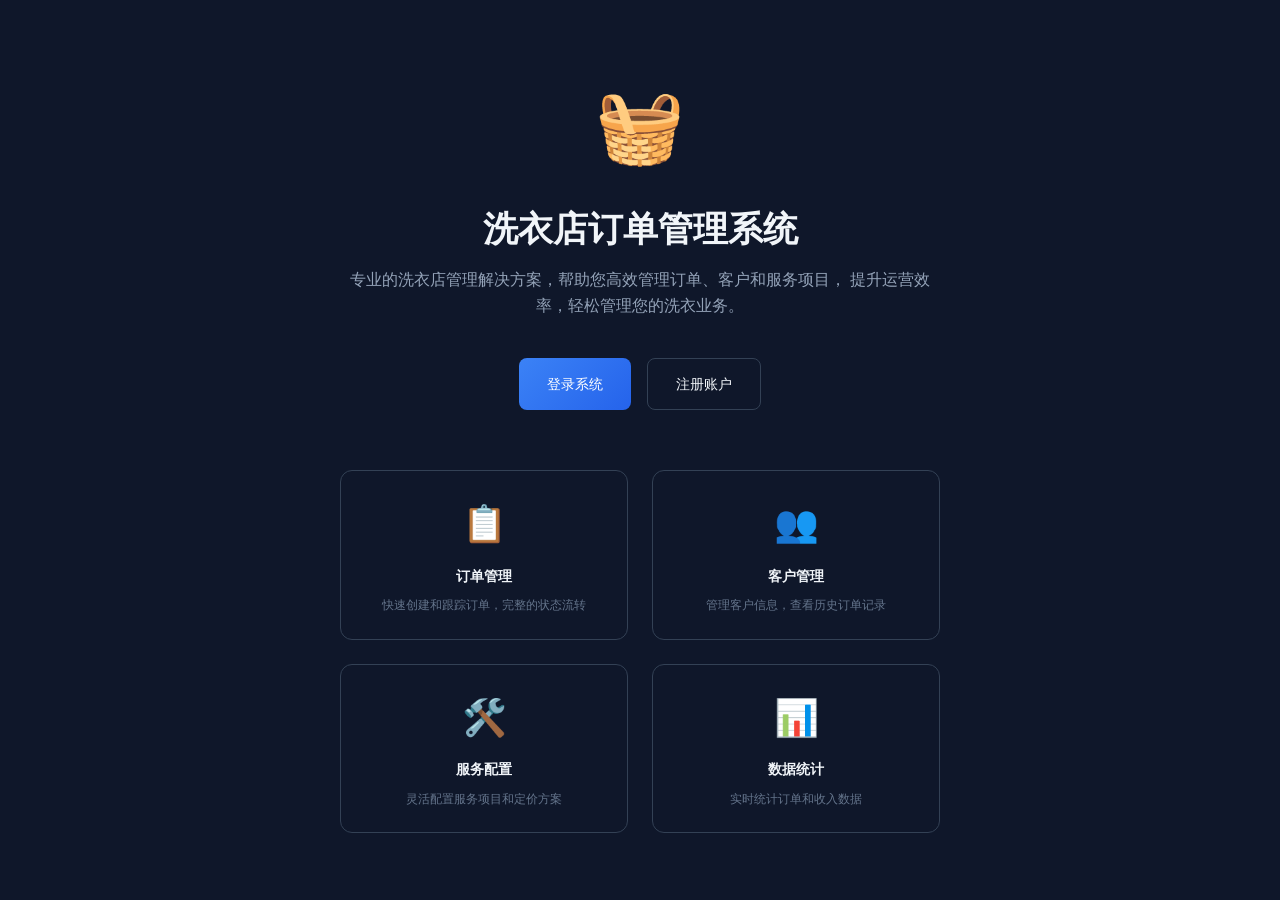
<file: frontend/index.html>
﻿<!DOCTYPE html>
<html lang="zh-CN">
<head>
    <meta charset="UTF-8">
    <meta name="viewport" content="width=device-width, initial-scale=1.0">
    <meta name="description" content="洗衣店订单管理系统 - 专业的洗衣店订单管理解决方案">
    <title>洗衣店订单管理系统</title>
    <link rel="preconnect" href="https://fonts.googleapis.com">
    <link rel="preconnect" href="https://fonts.gstatic.com" crossorigin>
    <link href="https://fonts.googleapis.com/css2?family=Inter:wght@400;500;600;700&display=swap" rel="stylesheet">
    <link rel="stylesheet" href="css/main.css?v=2">
    <style>
        .landing-page {
            min-height: 100vh;
            background: linear-gradient(135deg, var(--bg-dark) 0%, var(--bg-darker) 100%);
        }
        .landing-hero {
            min-height: 100vh;
            display: flex;
            align-items: center;
            justify-content: center;
            padding: 40px 20px;
        }
        .landing-content {
            text-align: center;
            max-width: 600px;
        }
        .landing-logo {
            font-size: 72px;
            margin-bottom: 24px;
        }
        .landing-title {
            font-size: 2.5rem;
            font-weight: 700;
            color: var(--text-primary);
            margin-bottom: 16px;
        }
        .landing-subtitle {
            font-size: 1.125rem;
            color: var(--text-secondary);
            margin-bottom: 40px;
            line-height: 1.6;
        }
        .landing-buttons {
            display: flex;
            gap: 16px;
            justify-content: center;
            flex-wrap: wrap;
        }
        .landing-features {
            display: grid;
            grid-template-columns: repeat(auto-fit, minmax(200px, 1fr));
            gap: 24px;
            margin-top: 60px;
        }
        .landing-feature {
            background: var(--bg-dark);
            border: 1px solid var(--border-color);
            border-radius: 12px;
            padding: 24px;
            text-align: center;
        }
        .landing-feature-icon {
            font-size: 36px;
            margin-bottom: 12px;
        }
        .landing-feature-title {
            font-weight: 600;
            color: var(--text-primary);
            margin-bottom: 8px;
        }
        .landing-feature-desc {
            font-size: 0.875rem;
            color: var(--text-muted);
        }
    </style>
</head>
<body>
    <div class="landing-page">
        <div class="landing-hero">
            <div class="landing-content">
                <div class="landing-logo">🧺</div>
                <h1 class="landing-title">洗衣店订单管理系统</h1>
                <p class="landing-subtitle">
                    专业的洗衣店管理解决方案，帮助您高效管理订单、客户和服务项目，
                    提升运营效率，轻松管理您的洗衣业务。
                </p>
                <div class="landing-buttons">
                    <a href="pages/login.html" class="btn btn-primary btn-lg">登录系统</a>
                    <a href="pages/register.html" class="btn btn-secondary btn-lg">注册账户</a>
                </div>

                <div class="landing-features">
                    <div class="landing-feature">
                        <div class="landing-feature-icon">📋</div>
                        <div class="landing-feature-title">订单管理</div>
                        <div class="landing-feature-desc">快速创建和跟踪订单，完整的状态流转</div>
                    </div>
                    <div class="landing-feature">
                        <div class="landing-feature-icon">👥</div>
                        <div class="landing-feature-title">客户管理</div>
                        <div class="landing-feature-desc">管理客户信息，查看历史订单记录</div>
                    </div>
                    <div class="landing-feature">
                        <div class="landing-feature-icon">🛠️</div>
                        <div class="landing-feature-title">服务配置</div>
                        <div class="landing-feature-desc">灵活配置服务项目和定价方案</div>
                    </div>
                    <div class="landing-feature">
                        <div class="landing-feature-icon">📊</div>
                        <div class="landing-feature-title">数据统计</div>
                        <div class="landing-feature-desc">实时统计订单和收入数据</div>
                    </div>
                </div>
            </div>
        </div>
    </div>

    <script src="js/auth.js"></script>
    <script>
        if (auth.isLoggedIn()) {
            window.location.href = 'pages/dashboard.html';
        }
    </script>
</body>
</html>
</file>
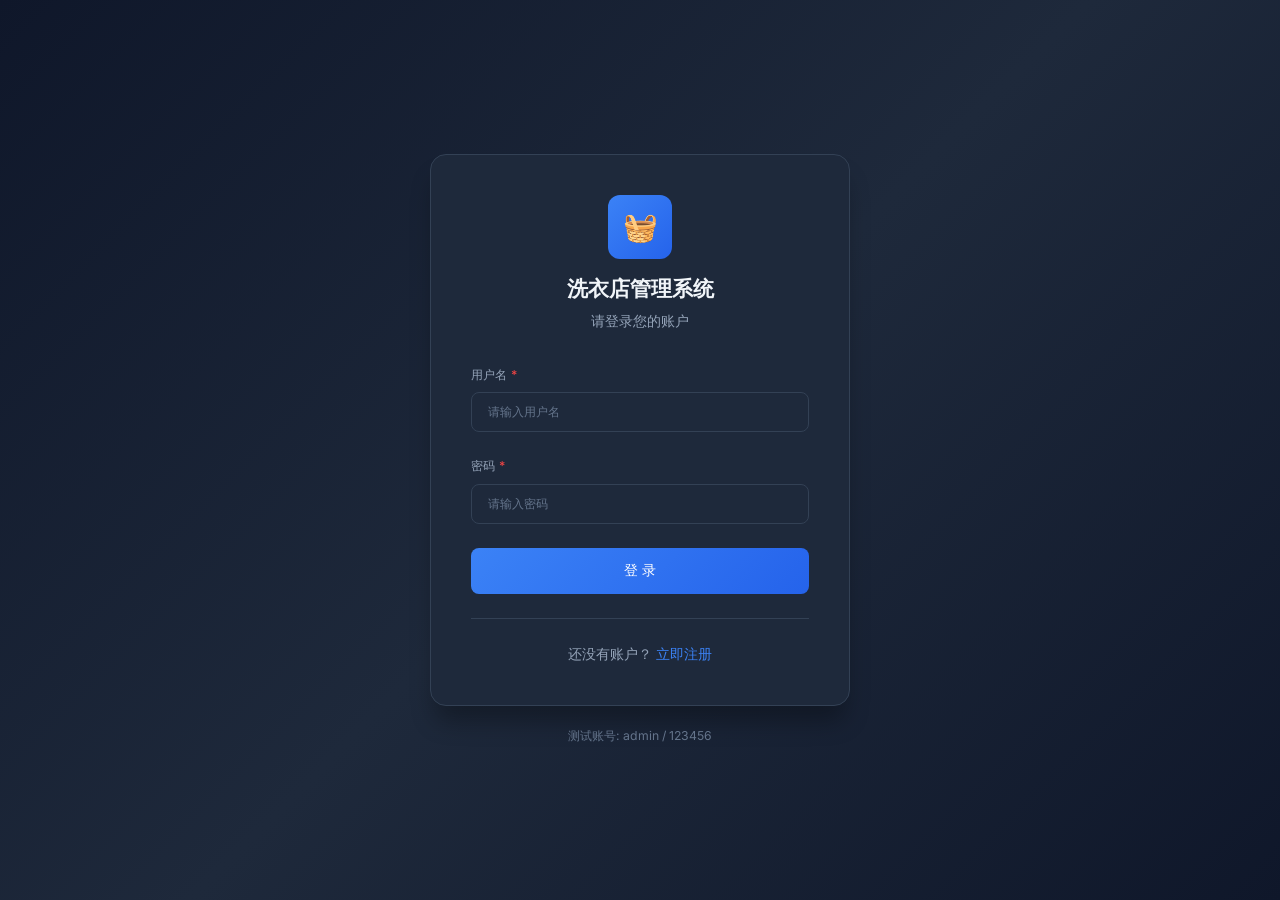
<file: frontend/pages/login.html>
﻿<!DOCTYPE html>
<html lang="zh-CN">
<head>
    <meta charset="UTF-8">
    <meta name="viewport" content="width=device-width, initial-scale=1.0">
    <meta name="description" content="洗衣店订单管理系统 - 登录">
    <title>登录 - 洗衣店管理</title>
    <link rel="preconnect" href="https://fonts.googleapis.com">
    <link rel="preconnect" href="https://fonts.gstatic.com" crossorigin>
    <link href="https://fonts.googleapis.com/css2?family=Inter:wght@400;500;600;700&display=swap" rel="stylesheet">
    <link rel="stylesheet" href="../css/main.css?v=2">
</head>
<body>
    <div class="login-page">
        <div class="login-container">
            <div class="login-card">
                <div class="login-header">
                    <div class="login-logo">🧺</div>
                    <h1 class="login-title">洗衣店管理系统</h1>
                    <p class="login-subtitle">请登录您的账户</p>
                </div>

                <form class="login-form" id="loginForm">
                    <div class="form-group">
                        <label class="form-label required" for="username">用户名</label>
                        <input type="text" class="form-control" id="username" name="username" 
                               placeholder="请输入用户名" autocomplete="username" required>
                    </div>

                    <div class="form-group">
                        <label class="form-label required" for="password">密码</label>
                        <input type="password" class="form-control" id="password" name="password" 
                               placeholder="请输入密码" autocomplete="current-password" required>
                    </div>

                    <button type="submit" class="btn btn-primary btn-lg" id="loginBtn">
                        <span id="loginText">登 录</span>
                        <span id="loginLoading" class="hidden">登录中...</span>
                    </button>
                </form>

                <div class="login-footer">
                    <p>还没有账户？ <a href="register.html">立即注册</a></p>
                </div>
            </div>

            <p style="text-align: center; margin-top: 20px; color: var(--text-muted); font-size: 0.875rem;">
                测试账号: admin / 123456
            </p>
        </div>
    </div>

    <script src="../js/utils.js"></script>
    <script src="../js/components.js"></script>
    <script src="../js/api.js"></script>
    <script src="../js/auth.js"></script>
    <script>
        if (auth.isLoggedIn()) {
            window.location.href = 'dashboard.html';
        }

        const loginForm = document.getElementById('loginForm');
        const loginBtn = document.getElementById('loginBtn');
        const loginText = document.getElementById('loginText');
        const loginLoading = document.getElementById('loginLoading');

        loginForm.addEventListener('submit', async (e) => {
            e.preventDefault();

            const username = document.getElementById('username').value.trim();
            const password = document.getElementById('password').value;

            if (!username || !password) {
                Toast.warning('验证提示', '请输入用户名和密码');
                return;
            }

            loginBtn.disabled = true;
            loginText.classList.add('hidden');
            loginLoading.classList.remove('hidden');

            try {
                await auth.login(username, password);
                Toast.success('成功', '登录成功！');
                setTimeout(() => {
                    window.location.href = 'dashboard.html';
                }, 500);
            } catch (error) {
                Toast.error('登录失败', error.message);
                loginBtn.disabled = false;
                loginText.classList.remove('hidden');
                loginLoading.classList.add('hidden');
            }
        });
    </script>
</body>
</html>
</file>
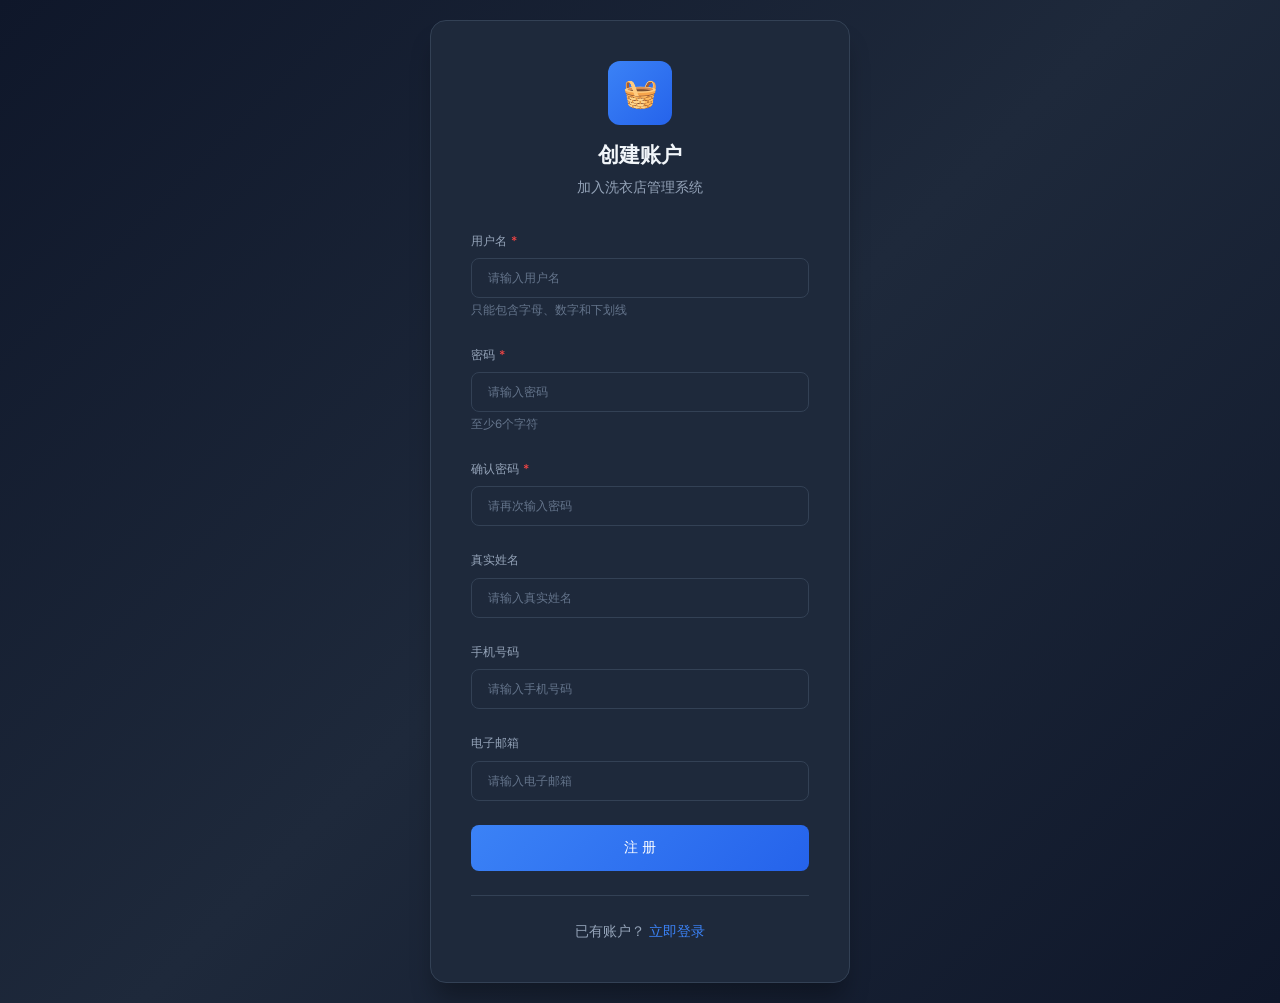
<file: frontend/pages/register.html>
﻿<!DOCTYPE html>
<html lang="zh-CN">
<head>
    <meta charset="UTF-8">
    <meta name="viewport" content="width=device-width, initial-scale=1.0">
    <meta name="description" content="洗衣店订单管理系统 - 注册">
    <title>注册 - 洗衣店管理</title>
    <link rel="preconnect" href="https://fonts.googleapis.com">
    <link rel="preconnect" href="https://fonts.gstatic.com" crossorigin>
    <link href="https://fonts.googleapis.com/css2?family=Inter:wght@400;500;600;700&display=swap" rel="stylesheet">
    <link rel="stylesheet" href="../css/main.css?v=2">
</head>
<body>
    <div class="login-page">
        <div class="login-container">
            <div class="login-card">
                <div class="login-header">
                    <div class="login-logo">🧺</div>
                    <h1 class="login-title">创建账户</h1>
                    <p class="login-subtitle">加入洗衣店管理系统</p>
                </div>

                <form class="login-form" id="registerForm">
                    <div class="form-group">
                        <label class="form-label required" for="username">用户名</label>
                        <input type="text" class="form-control" id="username" name="username" 
                               placeholder="请输入用户名" autocomplete="username" required
                               pattern="^[a-zA-Z0-9_]+$" minlength="3" maxlength="50">
                        <small class="text-muted">只能包含字母、数字和下划线</small>
                    </div>

                    <div class="form-group">
                        <label class="form-label required" for="password">密码</label>
                        <input type="password" class="form-control" id="password" name="password" 
                               placeholder="请输入密码" autocomplete="new-password" required
                               minlength="6" maxlength="100">
                        <small class="text-muted">至少6个字符</small>
                    </div>

                    <div class="form-group">
                        <label class="form-label required" for="confirmPassword">确认密码</label>
                        <input type="password" class="form-control" id="confirmPassword" 
                               placeholder="请再次输入密码" autocomplete="new-password" required>
                    </div>

                    <div class="form-group">
                        <label class="form-label" for="realName">真实姓名</label>
                        <input type="text" class="form-control" id="realName" name="realName" 
                               placeholder="请输入真实姓名" autocomplete="name">
                    </div>

                    <div class="form-group">
                        <label class="form-label" for="phone">手机号码</label>
                        <input type="tel" class="form-control" id="phone" name="phone" 
                               placeholder="请输入手机号码" autocomplete="tel">
                    </div>

                    <div class="form-group">
                        <label class="form-label" for="email">电子邮箱</label>
                        <input type="email" class="form-control" id="email" name="email" 
                               placeholder="请输入电子邮箱" autocomplete="email">
                    </div>

                    <button type="submit" class="btn btn-primary btn-lg" id="registerBtn">
                        <span id="registerText">注 册</span>
                        <span id="registerLoading" class="hidden">注册中...</span>
                    </button>
                </form>

                <div class="login-footer">
                    <p>已有账户？ <a href="login.html">立即登录</a></p>
                </div>
            </div>
        </div>
    </div>

    <script src="../js/utils.js"></script>
    <script src="../js/components.js"></script>
    <script src="../js/api.js"></script>
    <script src="../js/auth.js"></script>
    <script>
        if (auth.isLoggedIn()) {
            window.location.href = 'dashboard.html';
        }

        const registerForm = document.getElementById('registerForm');
        const registerBtn = document.getElementById('registerBtn');
        const registerText = document.getElementById('registerText');
        const registerLoading = document.getElementById('registerLoading');

        registerForm.addEventListener('submit', async (e) => {
            e.preventDefault();

            const username = document.getElementById('username').value.trim();
            const password = document.getElementById('password').value;
            const confirmPassword = document.getElementById('confirmPassword').value;
            const realName = document.getElementById('realName').value.trim();
            const phone = document.getElementById('phone').value.trim();
            const email = document.getElementById('email').value.trim();

            if (!username || username.length < 3) {
                Toast.warning('验证提示', '用户名至少3个字符');
                return;
            }

            if (!password || password.length < 6) {
                Toast.warning('验证提示', '密码至少6个字符');
                return;
            }

            if (password !== confirmPassword) {
                Toast.warning('验证提示', '两次输入的密码不一致');
                return;
            }

            if (phone && !utils.isValidPhone(phone)) {
                Toast.warning('验证提示', '手机号码格式不正确');
                return;
            }

            if (email && !utils.isValidEmail(email)) {
                Toast.warning('验证提示', '邮箱格式不正确');
                return;
            }

            registerBtn.disabled = true;
            registerText.classList.add('hidden');
            registerLoading.classList.remove('hidden');

            try {
                await auth.register({ username, password, realName, phone, email });
                Toast.success('成功', '注册成功！');
                setTimeout(() => {
                    window.location.href = 'login.html';
                }, 1500);
            } catch (error) {
                Toast.error('注册失败', error.message);
                registerBtn.disabled = false;
                registerText.classList.remove('hidden');
                registerLoading.classList.add('hidden');
            }
        });
    </script>
</body>
</html>
</file>
<file: frontend/css/main.css>
/* ========================================
   Laundry Order Management System
   Modern CSS Design System
   ======================================== */

/* CSS Variables */
:root {
    /* Colors */
    --primary: #3b82f6;
    --primary-dark: #2563eb;
    --primary-light: #60a5fa;
    --secondary: #64748b;
    --success: #10b981;
    --warning: #f59e0b;
    --danger: #ef4444;
    --info: #06b6d4;
    
    /* Backgrounds */
    --bg-dark: #0f172a;
    --bg-card: #1e293b;
    --bg-hover: #334155;
    --bg-input: #1e293b;
    
    /* Text */
    --text-primary: #f1f5f9;
    --text-secondary: #94a3b8;
    --text-muted: #64748b;
    
    /* Borders */
    --border-color: #334155;
    --border-radius: 12px;
    --border-radius-sm: 8px;
    --border-radius-lg: 16px;
    
    /* Shadows */
    --shadow-sm: 0 1px 2px rgba(0, 0, 0, 0.3);
    --shadow-md: 0 4px 6px -1px rgba(0, 0, 0, 0.3);
    --shadow-lg: 0 10px 15px -3px rgba(0, 0, 0, 0.3);
    --shadow-xl: 0 20px 25px -5px rgba(0, 0, 0, 0.3);
    
    /* Transitions */
    --transition-fast: 0.15s ease;
    --transition-normal: 0.3s ease;
    --transition-slow: 0.5s ease;
    
    /* Spacing */
    --sidebar-width: 260px;
    --header-height: 70px;
}

/* Reset & Base */
*, *::before, *::after {
    box-sizing: border-box;
    margin: 0;
    padding: 0;
}

html {
    font-size: 14px;
    scroll-behavior: smooth;
}

body {
    font-family: 'Inter', -apple-system, BlinkMacSystemFont, 'Segoe UI', Roboto, sans-serif;
    background: var(--bg-dark);
    color: var(--text-primary);
    line-height: 1.6;
    min-height: 100vh;
}

a {
    color: var(--primary);
    text-decoration: none;
    transition: color var(--transition-fast);
}

a:hover {
    color: var(--primary-light);
}

img {
    max-width: 100%;
    height: auto;
}

/* Typography */
h1, h2, h3, h4, h5, h6 {
    font-weight: 600;
    line-height: 1.3;
    margin-bottom: 0.5em;
}

h1 { font-size: 2rem; }
h2 { font-size: 1.5rem; }
h3 { font-size: 1.25rem; }
h4 { font-size: 1.125rem; }

/* Scrollbar */
::-webkit-scrollbar {
    width: 8px;
    height: 8px;
}

::-webkit-scrollbar-track {
    background: var(--bg-dark);
}

::-webkit-scrollbar-thumb {
    background: var(--border-color);
    border-radius: 4px;
}

::-webkit-scrollbar-thumb:hover {
    background: var(--secondary);
}

/* ========================================
   Layout
   ======================================== */

.app-container {
    display: flex;
    min-height: 100vh;
}

/* Sidebar */
.sidebar {
    width: var(--sidebar-width);
    background: linear-gradient(180deg, #1e293b 0%, #0f172a 100%);
    border-right: 1px solid var(--border-color);
    display: flex;
    flex-direction: column;
    position: fixed;
    height: 100vh;
    z-index: 100;
}

.sidebar-header {
    padding: 24px;
    border-bottom: 1px solid var(--border-color);
}

.sidebar-logo {
    display: flex;
    align-items: center;
    gap: 12px;
}

.sidebar-logo-icon {
    width: 40px;
    height: 40px;
    background: linear-gradient(135deg, var(--primary) 0%, var(--primary-dark) 100%);
    border-radius: var(--border-radius-sm);
    display: flex;
    align-items: center;
    justify-content: center;
    font-size: 1.5rem;
}

.sidebar-logo-text {
    font-size: 1.25rem;
    font-weight: 700;
    color: var(--text-primary);
}

.sidebar-nav {
    flex: 1;
    padding: 16px;
    overflow-y: auto;
}

.nav-section {
    margin-bottom: 24px;
}

.nav-section-title {
    font-size: 0.75rem;
    font-weight: 600;
    color: var(--text-muted);
    text-transform: uppercase;
    letter-spacing: 0.05em;
    padding: 8px 12px;
}

.nav-item {
    display: flex;
    align-items: center;
    gap: 12px;
    padding: 12px 16px;
    border-radius: var(--border-radius-sm);
    color: var(--text-secondary);
    transition: all var(--transition-fast);
    cursor: pointer;
    margin-bottom: 4px;
}

.nav-item:hover {
    background: var(--bg-hover);
    color: var(--text-primary);
}

.nav-item.active {
    background: linear-gradient(135deg, var(--primary) 0%, var(--primary-dark) 100%);
    color: white;
}

.nav-item-icon {
    font-size: 1.25rem;
    width: 24px;
    text-align: center;
}

.nav-item-text {
    font-weight: 500;
}

.sidebar-footer {
    padding: 16px;
    border-top: 1px solid var(--border-color);
}

/* Main Content */
.main-content {
    flex: 1;
    margin-left: var(--sidebar-width);
    min-height: 100vh;
    display: flex;
    flex-direction: column;
}

/* Header */
.header {
    height: var(--header-height);
    background: var(--bg-card);
    border-bottom: 1px solid var(--border-color);
    display: flex;
    align-items: center;
    justify-content: space-between;
    padding: 0 24px;
    position: sticky;
    top: 0;
    z-index: 50;
}

.header-left {
    display: flex;
    align-items: center;
    gap: 16px;
}

.header-title {
    font-size: 1.25rem;
    font-weight: 600;
}

.header-right {
    display: flex;
    align-items: center;
    gap: 16px;
}

.header-user {
    display: flex;
    align-items: center;
    gap: 12px;
    padding: 8px 16px;
    background: var(--bg-hover);
    border-radius: var(--border-radius);
}

.user-avatar {
    width: 36px;
    height: 36px;
    background: linear-gradient(135deg, var(--primary) 0%, var(--success) 100%);
    border-radius: 50%;
    display: flex;
    align-items: center;
    justify-content: center;
    font-weight: 600;
    color: white;
}

.user-info {
    display: flex;
    flex-direction: column;
}

.user-name {
    font-weight: 500;
    font-size: 0.875rem;
}

.user-role {
    font-size: 0.75rem;
    color: var(--text-muted);
}

/* Page Content */
.page-content {
    flex: 1;
    padding: 24px;
}

/* ========================================
   Components
   ======================================== */

/* Cards */
.card {
    background: var(--bg-card);
    border: 1px solid var(--border-color);
    border-radius: var(--border-radius);
    padding: 24px;
    transition: all var(--transition-normal);
}

.card:hover {
    border-color: var(--primary);
    box-shadow: var(--shadow-lg);
}

.card-header {
    display: flex;
    align-items: center;
    justify-content: space-between;
    margin-bottom: 20px;
    padding-bottom: 16px;
    border-bottom: 1px solid var(--border-color);
}

.card-title {
    font-size: 1.125rem;
    font-weight: 600;
}

.card-body {
    padding: 0;
}

/* Stat Cards */
.stat-grid {
    display: grid;
    grid-template-columns: repeat(auto-fit, minmax(240px, 1fr));
    gap: 20px;
    margin-bottom: 24px;
}

.stat-card {
    background: var(--bg-card);
    border: 1px solid var(--border-color);
    border-radius: var(--border-radius);
    padding: 24px;
    display: flex;
    align-items: flex-start;
    gap: 16px;
    transition: all var(--transition-normal);
}

.stat-card:hover {
    transform: translateY(-4px);
    box-shadow: var(--shadow-xl);
}

.stat-icon {
    width: 56px;
    height: 56px;
    border-radius: var(--border-radius);
    display: flex;
    align-items: center;
    justify-content: center;
    font-size: 1.5rem;
}

.stat-icon.blue { background: rgba(59, 130, 246, 0.2); color: var(--primary); }
.stat-icon.green { background: rgba(16, 185, 129, 0.2); color: var(--success); }
.stat-icon.orange { background: rgba(245, 158, 11, 0.2); color: var(--warning); }
.stat-icon.red { background: rgba(239, 68, 68, 0.2); color: var(--danger); }
.stat-icon.cyan { background: rgba(6, 182, 212, 0.2); color: var(--info); }

.stat-content {
    flex: 1;
}

.stat-label {
    font-size: 0.875rem;
    color: var(--text-secondary);
    margin-bottom: 4px;
}

.stat-value {
    font-size: 1.75rem;
    font-weight: 700;
    color: var(--text-primary);
}

/* Buttons */
.btn {
    display: inline-flex;
    align-items: center;
    justify-content: center;
    gap: 8px;
    padding: 10px 20px;
    font-size: 0.875rem;
    font-weight: 500;
    border: none;
    border-radius: var(--border-radius-sm);
    cursor: pointer;
    transition: all var(--transition-fast);
    text-decoration: none;
}

.btn:disabled {
    opacity: 0.5;
    cursor: not-allowed;
}

.btn-primary {
    background: linear-gradient(135deg, var(--primary) 0%, var(--primary-dark) 100%);
    color: white;
}

.btn-primary:hover:not(:disabled) {
    transform: translateY(-2px);
    box-shadow: 0 4px 12px rgba(59, 130, 246, 0.4);
}

.btn-secondary {
    background: transparent;
    color: var(--text-primary);
    border: 1px solid var(--border-color);
}

.btn-secondary:hover:not(:disabled) {
    background: var(--bg-hover);
    border-color: var(--text-secondary);
}

.btn-success {
    background: linear-gradient(135deg, var(--success) 0%, #059669 100%);
    color: white;
}

.btn-success:hover:not(:disabled) {
    transform: translateY(-2px);
    box-shadow: 0 4px 12px rgba(16, 185, 129, 0.4);
}

.btn-danger {
    background: linear-gradient(135deg, var(--danger) 0%, #dc2626 100%);
    color: white;
}

.btn-danger:hover:not(:disabled) {
    transform: translateY(-2px);
    box-shadow: 0 4px 12px rgba(239, 68, 68, 0.4);
}

.btn-warning {
    background: linear-gradient(135deg, var(--warning) 0%, #d97706 100%);
    color: var(--bg-dark);
    font-weight: 600;
}

.btn-sm {
    padding: 6px 12px;
    font-size: 0.75rem;
}

.btn-lg {
    padding: 14px 28px;
    font-size: 1rem;
}

.btn-icon {
    padding: 8px;
    min-width: 36px;
    min-height: 36px;
}

/* Forms */
.form-group {
    margin-bottom: 20px;
}

.form-label {
    display: block;
    font-size: 0.875rem;
    font-weight: 500;
    color: var(--text-secondary);
    margin-bottom: 8px;
}

.form-label.required::after {
    content: '*';
    color: var(--danger);
    margin-left: 4px;
}

.form-control {
    width: 100%;
    padding: 12px 16px;
    font-size: 0.875rem;
    color: var(--text-primary);
    background: var(--bg-input);
    border: 1px solid var(--border-color);
    border-radius: var(--border-radius-sm);
    transition: all var(--transition-fast);
}

.form-control:focus {
    outline: none;
    border-color: var(--primary);
    box-shadow: 0 0 0 3px rgba(59, 130, 246, 0.2);
}

.form-control::placeholder {
    color: var(--text-muted);
}

.form-control:disabled {
    opacity: 0.6;
    cursor: not-allowed;
}

/* Fix autofill styling */
.form-control:-webkit-autofill,
.form-control:-webkit-autofill:hover,
.form-control:-webkit-autofill:focus {
    -webkit-text-fill-color: var(--text-primary);
    -webkit-box-shadow: 0 0 0px 1000px var(--bg-input) inset;
    transition: background-color 5000s ease-in-out 0s;
}

textarea.form-control {
    min-height: 100px;
    resize: vertical;
}

select.form-control {
    appearance: none;
    background-image: url("data:image/svg+xml,%3Csvg xmlns='http://www.w3.org/2000/svg' width='16' height='16' viewBox='0 0 24 24' fill='none' stroke='%2394a3b8' stroke-width='2'%3E%3Cpath d='M6 9l6 6 6-6'/%3E%3C/svg%3E");
    background-repeat: no-repeat;
    background-position: right 16px center;
    padding-right: 44px;
}

.form-row {
    display: grid;
    grid-template-columns: repeat(2, 1fr);
    gap: 20px;
}

.form-error {
    font-size: 0.75rem;
    color: var(--danger);
    margin-top: 4px;
}

/* Tables */
.table-container {
    overflow-x: auto;
    border-radius: var(--border-radius);
    border: 1px solid var(--border-color);
}

.table {
    width: 100%;
    border-collapse: collapse;
}

.table th,
.table td {
    padding: 14px 16px;
    text-align: left;
    border-bottom: 1px solid var(--border-color);
}

.table th {
    background: var(--bg-hover);
    font-weight: 600;
    font-size: 0.75rem;
    text-transform: uppercase;
    letter-spacing: 0.05em;
    color: var(--text-secondary);
}

.table tbody tr {
    transition: background var(--transition-fast);
}

.table tbody tr:hover {
    background: rgba(255, 255, 255, 0.05);
}

.table tbody tr:last-child td {
    border-bottom: none;
}

.table-actions {
    display: flex;
    gap: 8px;
}

/* Badges */
.badge {
    display: inline-flex;
    align-items: center;
    padding: 4px 10px;
    font-size: 0.75rem;
    font-weight: 500;
    border-radius: 20px;
}

.badge-primary { background: rgba(59, 130, 246, 0.2); color: var(--primary); }
.badge-success { background: rgba(16, 185, 129, 0.2); color: var(--success); }
.badge-warning { background: rgba(245, 158, 11, 0.2); color: var(--warning); }
.badge-danger { background: rgba(239, 68, 68, 0.2); color: var(--danger); }
.badge-info { background: rgba(6, 182, 212, 0.2); color: var(--info); }
.badge-secondary { background: rgba(100, 116, 139, 0.2); color: var(--secondary); }

/* Modal */
.modal-overlay {
    position: fixed;
    top: 0;
    left: 0;
    right: 0;
    bottom: 0;
    background: rgba(0, 0, 0, 0.7);
    display: flex;
    align-items: center;
    justify-content: center;
    z-index: 1000;
    opacity: 0;
    visibility: hidden;
    transition: all var(--transition-normal);
}

.modal-overlay.active {
    opacity: 1;
    visibility: visible;
}

.modal {
    background: var(--bg-card);
    border: 1px solid var(--border-color);
    border-radius: var(--border-radius-lg);
    width: 90%;
    max-width: 500px;
    max-height: 90vh;
    overflow: hidden;
    transform: scale(0.9) translateY(-20px);
    transition: all var(--transition-normal);
}

.modal-overlay.active .modal {
    transform: scale(1) translateY(0);
}

.modal-lg {
    max-width: 700px;
}

.modal-xl {
    max-width: 900px;
}

.modal-header {
    display: flex;
    align-items: center;
    justify-content: space-between;
    padding: 20px 24px;
    border-bottom: 1px solid var(--border-color);
}

.modal-title {
    font-size: 1.125rem;
    font-weight: 600;
}

.modal-close {
    width: 32px;
    height: 32px;
    display: flex;
    align-items: center;
    justify-content: center;
    background: transparent;
    border: none;
    color: var(--text-secondary);
    cursor: pointer;
    border-radius: var(--border-radius-sm);
    transition: all var(--transition-fast);
    font-size: 1.25rem;
}

.modal-close:hover {
    background: var(--bg-hover);
    color: var(--text-primary);
}

.modal-body {
    padding: 24px;
    max-height: 60vh;
    overflow-y: auto;
}

.modal-footer {
    display: flex;
    justify-content: flex-end;
    gap: 12px;
    padding: 16px 24px;
    border-top: 1px solid var(--border-color);
    background: var(--bg-hover);
}

/* Toast Notifications */
.toast-container {
    position: fixed;
    top: 20px;
    right: 20px;
    z-index: 2000;
    display: flex;
    flex-direction: column;
    gap: 12px;
}

.toast {
    display: flex;
    align-items: center;
    gap: 12px;
    padding: 16px 20px;
    background: var(--bg-card);
    border: 1px solid var(--border-color);
    border-radius: var(--border-radius);
    box-shadow: var(--shadow-xl);
    min-width: 300px;
    max-width: 450px;
    animation: slideIn 0.3s ease;
}

@keyframes slideIn {
    from {
        transform: translateX(100%);
        opacity: 0;
    }
    to {
        transform: translateX(0);
        opacity: 1;
    }
}

.toast.hiding {
    animation: slideOut 0.3s ease forwards;
}

@keyframes slideOut {
    to {
        transform: translateX(100%);
        opacity: 0;
    }
}

.toast-icon {
    font-size: 1.25rem;
}

.toast-success .toast-icon { color: var(--success); }
.toast-error .toast-icon { color: var(--danger); }
.toast-warning .toast-icon { color: var(--warning); }
.toast-info .toast-icon { color: var(--info); }

.toast-content {
    flex: 1;
}

.toast-title {
    font-weight: 600;
    margin-bottom: 2px;
}

.toast-message {
    font-size: 0.875rem;
    color: var(--text-secondary);
}

.toast-close {
    background: transparent;
    border: none;
    color: var(--text-muted);
    cursor: pointer;
    padding: 4px;
    font-size: 1rem;
}

/* Pagination */
.pagination {
    display: flex;
    align-items: center;
    justify-content: center;
    gap: 8px;
    margin-top: 24px;
}

.pagination-btn {
    padding: 8px 14px;
    background: var(--bg-hover);
    border: 1px solid var(--border-color);
    border-radius: var(--border-radius-sm);
    color: var(--text-primary);
    cursor: pointer;
    transition: all var(--transition-fast);
}

.pagination-btn:hover:not(:disabled) {
    background: var(--primary);
    border-color: var(--primary);
}

.pagination-btn:disabled {
    opacity: 0.5;
    cursor: not-allowed;
}

.pagination-btn.active {
    background: var(--primary);
    border-color: var(--primary);
}

.pagination-info {
    color: var(--text-secondary);
    font-size: 0.875rem;
    margin: 0 12px;
}

/* Search & Filters */
.toolbar {
    display: flex;
    align-items: center;
    justify-content: space-between;
    gap: 16px;
    margin-bottom: 20px;
    flex-wrap: wrap;
}

.toolbar-left {
    display: flex;
    align-items: center;
    gap: 12px;
    flex-wrap: wrap;
}

.toolbar-right {
    display: flex;
    align-items: center;
    gap: 12px;
}

.search-box {
    position: relative;
    width: 280px;
}

.search-box input {
    width: 100%;
    padding: 10px 16px 10px 40px;
    background: var(--bg-input);
    border: 1px solid var(--border-color);
    border-radius: var(--border-radius-sm);
    color: var(--text-primary);
    transition: all var(--transition-fast);
}

.search-box input:focus {
    outline: none;
    border-color: var(--primary);
}

.search-box-icon {
    position: absolute;
    left: 14px;
    top: 50%;
    transform: translateY(-50%);
    color: var(--text-muted);
}

.filter-select {
    min-width: 150px;
}

/* Empty State */
.empty-state {
    text-align: center;
    padding: 60px 20px;
}

.empty-state-icon {
    font-size: 4rem;
    color: var(--text-muted);
    margin-bottom: 16px;
}

.empty-state-title {
    font-size: 1.25rem;
    font-weight: 600;
    margin-bottom: 8px;
}

.empty-state-text {
    color: var(--text-secondary);
    margin-bottom: 20px;
}

/* Loading */
.loading {
    display: flex;
    align-items: center;
    justify-content: center;
    padding: 40px;
}

.spinner {
    width: 40px;
    height: 40px;
    border: 3px solid var(--border-color);
    border-top-color: var(--primary);
    border-radius: 50%;
    animation: spin 1s linear infinite;
}

@keyframes spin {
    to { transform: rotate(360deg); }
}

/* ========================================
   Login Page
   ======================================== */

.login-page {
    min-height: 100vh;
    display: flex;
    align-items: center;
    justify-content: center;
    background: linear-gradient(135deg, #0f172a 0%, #1e293b 50%, #0f172a 100%);
    padding: 20px;
}

.login-container {
    width: 100%;
    max-width: 420px;
}

.login-card {
    background: var(--bg-card);
    border: 1px solid var(--border-color);
    border-radius: var(--border-radius-lg);
    padding: 40px;
    box-shadow: var(--shadow-xl);
}

.login-header {
    text-align: center;
    margin-bottom: 32px;
}

.login-logo {
    width: 64px;
    height: 64px;
    background: linear-gradient(135deg, var(--primary) 0%, var(--primary-dark) 100%);
    border-radius: var(--border-radius);
    display: flex;
    align-items: center;
    justify-content: center;
    font-size: 2rem;
    margin: 0 auto 16px;
}

.login-title {
    font-size: 1.5rem;
    font-weight: 700;
    margin-bottom: 8px;
}

.login-subtitle {
    color: var(--text-secondary);
}

.login-form .form-group {
    margin-bottom: 24px;
}

.login-form .btn {
    width: 100%;
    padding: 14px;
    font-size: 1rem;
}

.login-footer {
    text-align: center;
    margin-top: 24px;
    padding-top: 24px;
    border-top: 1px solid var(--border-color);
    color: var(--text-secondary);
}

/* ========================================
   Order Status Colors
   ======================================== */

.status-pending { background: rgba(245, 158, 11, 0.2); color: var(--warning); }
.status-processing { background: rgba(59, 130, 246, 0.2); color: var(--primary); }
.status-ready { background: rgba(16, 185, 129, 0.2); color: var(--success); }
.status-delivered { background: rgba(100, 116, 139, 0.2); color: var(--secondary); }
.status-cancelled { background: rgba(239, 68, 68, 0.2); color: var(--danger); }

/* ========================================
   Utilities
   ======================================== */

.text-center { text-align: center; }
.text-right { text-align: right; }
.text-muted { color: var(--text-muted); }
.text-success { color: var(--success); }
.text-danger { color: var(--danger); }
.text-warning { color: var(--warning); }
.text-primary { color: var(--primary); }

.mt-1 { margin-top: 8px; }
.mt-2 { margin-top: 16px; }
.mt-3 { margin-top: 24px; }
.mb-1 { margin-bottom: 8px; }
.mb-2 { margin-bottom: 16px; }
.mb-3 { margin-bottom: 24px; }

.d-flex { display: flex; }
.align-center { align-items: center; }
.justify-between { justify-content: space-between; }
.gap-1 { gap: 8px; }
.gap-2 { gap: 16px; }

.hidden { display: none !important; }

/* ========================================
   Responsive
   ======================================== */

@media (max-width: 1024px) {
    .sidebar {
        transform: translateX(-100%);
    }
    
    .sidebar.active {
        transform: translateX(0);
    }
    
    .main-content {
        margin-left: 0;
    }
    
    .form-row {
        grid-template-columns: 1fr;
    }
}

@media (max-width: 768px) {
    .stat-grid {
        grid-template-columns: 1fr;
    }
    
    .toolbar {
        flex-direction: column;
        align-items: stretch;
    }
    
    .toolbar-left,
    .toolbar-right {
        width: 100%;
    }
    
    .search-box {
        width: 100%;
    }
}
</file>
